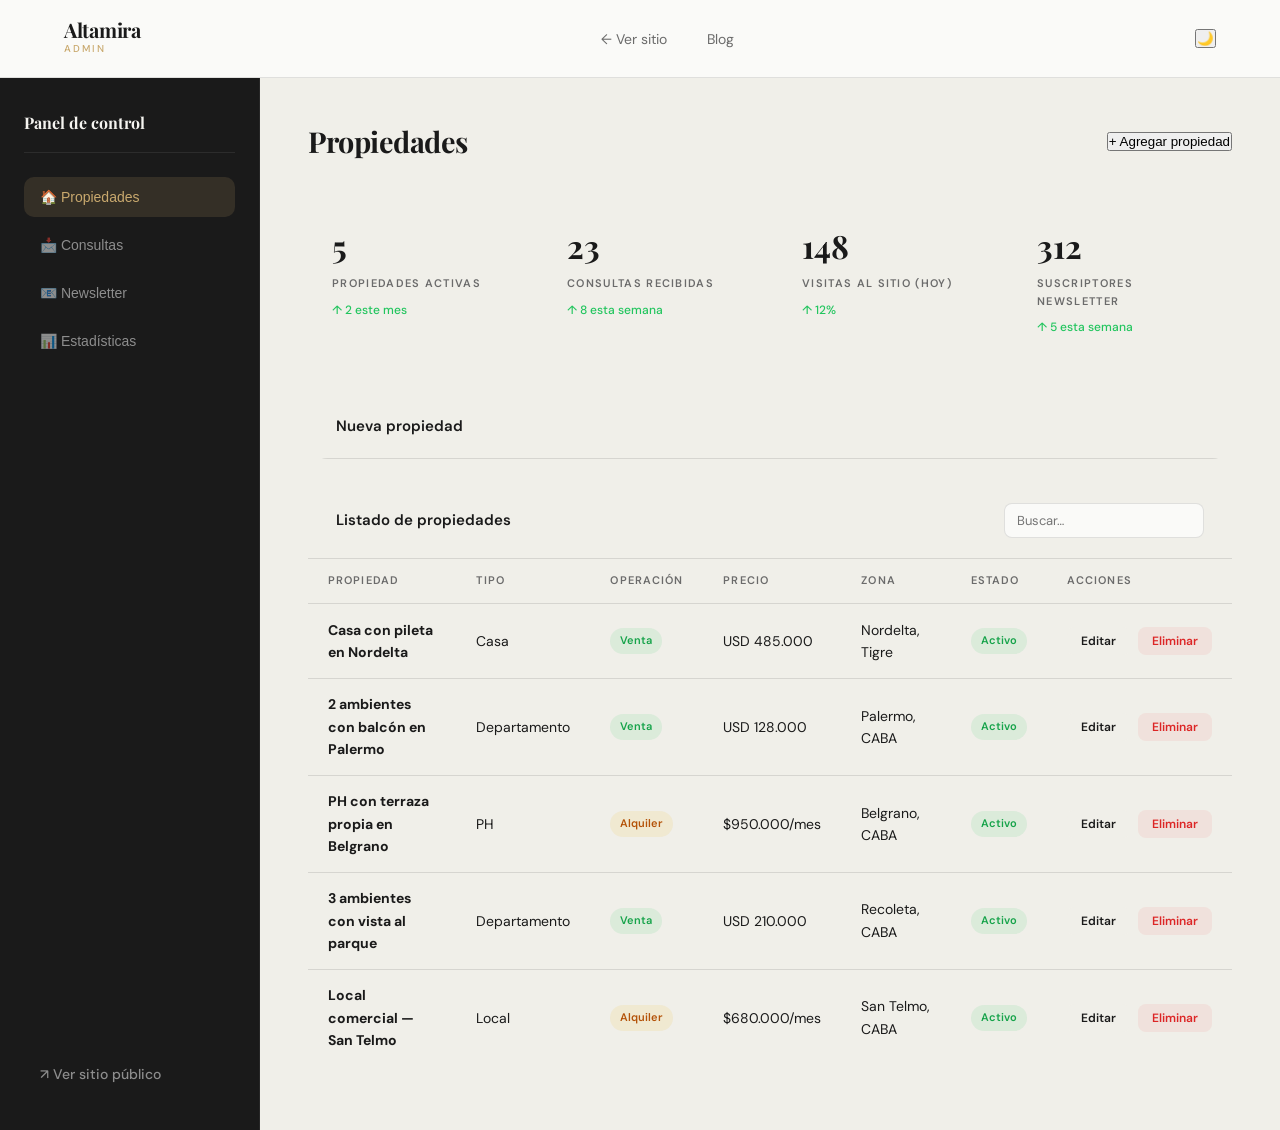
<file: admin.html>
<!DOCTYPE html>
<html lang="es" data-theme="light">
<head>
  <meta charset="UTF-8">
  <meta name="viewport" content="width=device-width, initial-scale=1.0">
  <title>Admin · Altamira Propiedades</title>
  <link rel="preconnect" href="https://fonts.googleapis.com">
  <link rel="preconnect" href="https://fonts.gstatic.com" crossorigin>
  <link href="https://fonts.googleapis.com/css2?family=Playfair+Display:wght@400;700&family=DM+Sans:wght@300;400;500;600&display=swap" rel="stylesheet">
  <link rel="stylesheet" href="inmobiliaria.css">
  <style>
  .admin-layout{display:grid;grid-template-columns:260px 1fr;min-height:calc(100vh - 70px)}
  .admin-sidebar{background:var(--negro);padding:2rem 1.5rem;display:flex;flex-direction:column;gap:.5rem;border-right:1px solid rgba(255,255,255,0.06)}
  .admin-sidebar h2{font-family:'Playfair Display',serif;font-size:1rem;font-weight:700;color:#F5F4F0;margin-bottom:1rem;padding-bottom:1rem;border-bottom:1px solid rgba(255,255,255,0.08)}
  .sidebar-link{display:flex;align-items:center;gap:10px;padding:.75rem 1rem;border-radius:10px;text-decoration:none;color:rgba(255,255,255,0.5);font-size:14px;font-weight:500;transition:background var(--trans),color var(--trans);border:none;background:none;cursor:pointer;width:100%;text-align:left}
  .sidebar-link:hover{background:rgba(255,255,255,0.07);color:#F5F4F0}
  .sidebar-link.activo{background:rgba(201,169,110,0.15);color:var(--dorado)}
  .admin-main{padding:2.5rem 3rem;background:var(--fondo2)}
  .admin-header{display:flex;justify-content:space-between;align-items:center;margin-bottom:2rem;flex-wrap:wrap;gap:1rem}
  .admin-titulo{font-family:'Playfair Display',serif;font-size:1.8rem;font-weight:700;color:var(--negro);letter-spacing:-0.5px}
  .admin-cards-row{display:grid;grid-template-columns:repeat(4,1fr);gap:1rem;margin-bottom:2rem}
  .kpi-card{background:var(--card-bg);border:1px solid var(--card-borde);border-radius:var(--radio-lg);padding:1.5rem;display:flex;flex-direction:column;gap:4px}
  .kpi-val{font-family:'Playfair Display',serif;font-size:2rem;font-weight:700;color:var(--negro)}
  .kpi-lbl{font-size:11px;font-weight:600;letter-spacing:0.12em;text-transform:uppercase;color:var(--gris)}
  .kpi-delta{font-size:12px;color:#22c55e;font-weight:500;margin-top:4px}
  .panel{background:var(--card-bg);border:1px solid var(--card-borde);border-radius:var(--radio-lg);overflow:hidden;margin-bottom:1.5rem}
  .panel-header{padding:1.25rem 1.75rem;border-bottom:1px solid var(--gris-borde);display:flex;justify-content:space-between;align-items:center;flex-wrap:wrap;gap:1rem}
  .panel-titulo{font-size:15px;font-weight:600;color:var(--negro)}
  .table-wrap{overflow-x:auto}
  table{width:100%;border-collapse:collapse}
  th{font-size:11px;font-weight:600;letter-spacing:0.1em;text-transform:uppercase;color:var(--gris);padding:.85rem 1.25rem;text-align:left;background:var(--fondo2);border-bottom:1px solid var(--gris-borde)}
  td{padding:.9rem 1.25rem;font-size:14px;color:var(--negro);border-bottom:1px solid var(--gris-borde);vertical-align:middle}
  tr:last-child td{border-bottom:none}
  tr:hover td{background:var(--fondo2)}
  .estado-badge{display:inline-flex;align-items:center;gap:5px;padding:4px 10px;border-radius:100px;font-size:11px;font-weight:600}
  .estado-badge.activo{background:rgba(34,197,94,0.1);color:#16a34a}
  .estado-badge.pausado{background:rgba(234,179,8,0.1);color:#b45309}
  .estado-badge.vendido{background:rgba(239,68,68,0.1);color:#dc2626}
  .td-actions{display:flex;gap:.5rem}
  .btn-sm{padding:6px 14px;border-radius:8px;font-family:'DM Sans',sans-serif;font-size:12px;font-weight:600;cursor:pointer;border:none;transition:background var(--trans)}
  .btn-edit{background:var(--fondo2);color:var(--negro)}.btn-edit:hover{background:var(--gris-borde)}
  .btn-del{background:rgba(239,68,68,0.08);color:#dc2626}.btn-del:hover{background:rgba(239,68,68,0.18)}
  /* form agregar */
  .add-form{display:none;padding:1.75rem}.add-form.visible{display:block}
  .form-grid{display:grid;grid-template-columns:1fr 1fr;gap:1rem;margin-bottom:1rem}
  .form-grid.tres{grid-template-columns:1fr 1fr 1fr}
  .fg{display:flex;flex-direction:column;gap:6px}
  .fg label{font-size:11px;font-weight:600;letter-spacing:0.14em;text-transform:uppercase;color:var(--gris)}
  .fg input,.fg select,.fg textarea{border:1px solid var(--gris-borde);border-radius:10px;padding:11px 13px;font-family:'DM Sans',sans-serif;font-size:14px;color:var(--negro);background:var(--blanco);outline:none;transition:border-color var(--trans);appearance:none;width:100%}
  .fg input:focus,.fg select:focus,.fg textarea:focus{border-color:var(--dorado)}
  .fg-full{grid-column:1/-1}
  .form-actions{display:flex;gap:.75rem;margin-top:1.25rem}
  .btn-guardar{background:var(--negro);color:var(--blanco);border:none;border-radius:100px;padding:12px 26px;font-family:'DM Sans',sans-serif;font-size:14px;font-weight:600;cursor:pointer;transition:background var(--trans)}
  .btn-guardar:hover{background:var(--dorado);color:#1A1A1A}
  .btn-cancelar{background:transparent;color:var(--gris);border:1px solid var(--gris-borde);border-radius:100px;padding:12px 26px;font-family:'DM Sans',sans-serif;font-size:14px;cursor:pointer;transition:border-color var(--trans)}
  .btn-cancelar:hover{border-color:var(--negro);color:var(--negro)}
  .toast{position:fixed;bottom:2rem;right:2rem;background:var(--negro);color:#F5F4F0;padding:1rem 1.5rem;border-radius:12px;font-size:14px;font-weight:500;z-index:9999;opacity:0;transform:translateY(10px);transition:opacity .3s,transform .3s;pointer-events:none}
  .toast.visible{opacity:1;transform:translateY(0)}
  @media(max-width:900px){.admin-layout{grid-template-columns:1fr}.admin-sidebar{display:none}.admin-cards-row{grid-template-columns:1fr 1fr}.admin-main{padding:1.5rem}}
  @media(max-width:600px){.admin-cards-row{grid-template-columns:1fr}.form-grid,.form-grid.tres{grid-template-columns:1fr}}
  </style>
</head>
<body>
<nav>
  <a href="inmobiliaria.html" class="nav-logo"><span class="nav-logo-name">Altamira</span><span class="nav-logo-tag">Admin</span></a>
  <ul class="nav-links">
    <li><a href="inmobiliaria.html">← Ver sitio</a></li>
    <li><a href="blog.html">Blog</a></li>
  </ul>
  <button class="dark-toggle" id="darkToggle">🌙</button>
</nav>

<div class="admin-layout">
  <aside class="admin-sidebar">
    <h2>Panel de control</h2>
    <button class="sidebar-link activo" data-panel="propiedades" onclick="mostrarPanel('propiedades')">🏠 Propiedades</button>
    <button class="sidebar-link" data-panel="consultas" onclick="mostrarPanel('consultas')">📩 Consultas</button>
    <button class="sidebar-link" data-panel="newsletter" onclick="mostrarPanel('newsletter')">📧 Newsletter</button>
    <button class="sidebar-link" data-panel="estadisticas" onclick="mostrarPanel('estadisticas')">📊 Estadísticas</button>
    <div style="flex:1"></div>
    <a href="inmobiliaria.html" class="sidebar-link" style="margin-top:auto">↗ Ver sitio público</a>
  </aside>

  <main class="admin-main">
    <!-- KPIs -->
    <div class="admin-header">
      <h1 class="admin-titulo" id="adminTitulo">Propiedades</h1>
      <button class="btn-dark" onclick="toggleAddForm()" id="btnAgregar">+ Agregar propiedad</button>
    </div>

    <div class="admin-cards-row">
      <div class="kpi-card"><span class="kpi-val">5</span><span class="kpi-lbl">Propiedades activas</span><span class="kpi-delta">↑ 2 este mes</span></div>
      <div class="kpi-card"><span class="kpi-val">23</span><span class="kpi-lbl">Consultas recibidas</span><span class="kpi-delta">↑ 8 esta semana</span></div>
      <div class="kpi-card"><span class="kpi-val">148</span><span class="kpi-lbl">Visitas al sitio (hoy)</span><span class="kpi-delta">↑ 12%</span></div>
      <div class="kpi-card"><span class="kpi-val">312</span><span class="kpi-lbl">Suscriptores newsletter</span><span class="kpi-delta">↑ 5 esta semana</span></div>
    </div>

    <!-- PANEL PROPIEDADES -->
    <div id="panel-propiedades">
      <!-- FORM AGREGAR -->
      <div class="panel" id="addFormWrap">
        <div class="panel-header">
          <p class="panel-titulo" id="formTitulo">Nueva propiedad</p>
        </div>
        <div class="add-form" id="addForm">
          <div class="form-grid">
            <div class="fg"><label>Título</label><input type="text" id="fp-titulo" placeholder="Ej: Casa con pileta en Nordelta"></div>
            <div class="fg"><label>Tipo</label><select id="fp-tipo"><option>Departamento</option><option>Casa</option><option>PH</option><option>Local comercial</option><option>Terreno</option></select></div>
          </div>
          <div class="form-grid tres">
            <div class="fg"><label>Operación</label><select id="fp-op"><option value="venta">Venta</option><option value="alquiler">Alquiler</option></select></div>
            <div class="fg"><label>Precio</label><input type="text" id="fp-precio" placeholder="USD 150.000 o $900.000/mes"></div>
            <div class="fg"><label>Zona / Barrio</label><input type="text" id="fp-zona" placeholder="Palermo, CABA"></div>
          </div>
          <div class="form-grid tres">
            <div class="fg"><label>Dormitorios</label><input type="number" id="fp-dorm" min="0" placeholder="2"></div>
            <div class="fg"><label>Baños</label><input type="number" id="fp-ban" min="0" placeholder="1"></div>
            <div class="fg"><label>Superficie (m²)</label><input type="number" id="fp-sup" min="0" placeholder="80"></div>
          </div>
          <div class="form-grid">
            <div class="fg"><label>URL foto principal</label><input type="url" id="fp-foto" placeholder="https://…"></div>
            <div class="fg"><label>Estado</label><select id="fp-estado"><option value="activo">Activo</option><option value="pausado">Pausado</option></select></div>
          </div>
          <div class="form-grid" style="grid-template-columns:1fr">
            <div class="fg fg-full"><label>Descripción</label><textarea id="fp-desc" rows="3" placeholder="Descripción detallada de la propiedad…"></textarea></div>
          </div>
          <div class="fg" style="margin-bottom:1rem"><label>Amenities (separados por coma)</label><input type="text" id="fp-amenities" placeholder="Pileta, Cochera, Quincho, Seguridad 24hs"></div>
          <div class="form-actions">
            <button class="btn-guardar" onclick="guardarPropiedad()">Guardar propiedad</button>
            <button class="btn-cancelar" onclick="toggleAddForm()">Cancelar</button>
          </div>
        </div>
      </div>

      <!-- TABLA -->
      <div class="panel">
        <div class="panel-header">
          <p class="panel-titulo">Listado de propiedades</p>
          <input type="text" placeholder="Buscar…" oninput="filtrarTabla(this.value)" style="border:1px solid var(--gris-borde);border-radius:8px;padding:8px 12px;font-family:'DM Sans',sans-serif;font-size:13px;color:var(--negro);background:var(--blanco);outline:none;width:200px;transition:border-color var(--trans)" onfocus="this.style.borderColor='var(--dorado)'" onblur="this.style.borderColor='var(--gris-borde)'">
        </div>
        <div class="table-wrap">
          <table id="propTable">
            <thead><tr><th>Propiedad</th><th>Tipo</th><th>Operación</th><th>Precio</th><th>Zona</th><th>Estado</th><th>Acciones</th></tr></thead>
            <tbody id="propTableBody"></tbody>
          </table>
        </div>
      </div>
    </div>

    <!-- PANEL CONSULTAS -->
    <div id="panel-consultas" style="display:none">
      <div class="panel">
        <div class="panel-header"><p class="panel-titulo">Consultas recibidas</p></div>
        <div class="table-wrap">
          <table>
            <thead><tr><th>Nombre</th><th>Propiedad</th><th>Teléfono</th><th>Fecha</th><th>Canal</th><th>Acciones</th></tr></thead>
            <tbody>
              <tr><td><strong>Martín Gómez</strong></td><td>Casa en Nordelta</td><td>+54 11 5555-1234</td><td>Hoy 14:22</td><td><span class="estado-badge activo">WhatsApp</span></td><td><div class="td-actions"><button class="btn-sm btn-edit" onclick="toast('Responder en WhatsApp…')">Responder</button></div></td></tr>
              <tr><td><strong>Laura Fernández</strong></td><td>Depto Palermo</td><td>+54 11 4444-5678</td><td>Hoy 11:05</td><td><span class="estado-badge activo">Email</span></td><td><div class="td-actions"><button class="btn-sm btn-edit" onclick="toast('Abriendo email…')">Responder</button></div></td></tr>
              <tr><td><strong>Ricardo Vidal</strong></td><td>PH Belgrano</td><td>+54 11 3333-9012</td><td>Ayer 18:40</td><td><span class="estado-badge activo">WhatsApp</span></td><td><div class="td-actions"><button class="btn-sm btn-edit" onclick="toast('Responder en WhatsApp…')">Responder</button></div></td></tr>
              <tr><td><strong>Sofía Morales</strong></td><td>Local San Telmo</td><td>+54 11 2222-3456</td><td>Ayer 09:15</td><td><span class="estado-badge pausado">Formulario</span></td><td><div class="td-actions"><button class="btn-sm btn-edit">Responder</button></div></td></tr>
            </tbody>
          </table>
        </div>
      </div>
    </div>

    <!-- PANEL NEWSLETTER -->
    <div id="panel-newsletter" style="display:none">
      <div class="panel">
        <div class="panel-header"><p class="panel-titulo">Suscriptores</p><button class="btn-sm btn-edit" onclick="toast('Exportando CSV…')">Exportar CSV</button></div>
        <div class="table-wrap">
          <table>
            <thead><tr><th>Email</th><th>Fecha de suscripción</th><th>Estado</th></tr></thead>
            <tbody>
              <tr><td>valeria.moreno@gmail.com</td><td>15/06/2025</td><td><span class="estado-badge activo">Activo</span></td></tr>
              <tr><td>martin.fernandez@outlook.com</td><td>12/06/2025</td><td><span class="estado-badge activo">Activo</span></td></tr>
              <tr><td>carolina.vidal@yahoo.com</td><td>08/06/2025</td><td><span class="estado-badge activo">Activo</span></td></tr>
              <tr><td>ricardo.gomez@gmail.com</td><td>01/06/2025</td><td><span class="estado-badge pausado">Dado de baja</span></td></tr>
            </tbody>
          </table>
        </div>
      </div>
    </div>

    <!-- PANEL ESTADÍSTICAS -->
    <div id="panel-estadisticas" style="display:none">
      <div class="panel" style="padding:2rem">
        <p class="panel-titulo" style="margin-bottom:1.5rem">Visitas por propiedad (últimos 30 días)</p>
        <div style="display:flex;flex-direction:column;gap:.75rem" id="statsChart"></div>
      </div>
    </div>
  </main>
</div>

<div class="toast" id="toast"></div>

<script>
/* dark mode */
(()=>{const t=document.getElementById('darkToggle');const apply=d=>{document.documentElement.setAttribute('data-theme',d?'dark':'light');t.textContent=d?'☀️':'🌙';try{localStorage.setItem('theme',d?'dark':'light');}catch(e){}};try{apply(localStorage.getItem('theme')==='dark');}catch(e){apply(false);}t.addEventListener('click',()=>apply(document.documentElement.getAttribute('data-theme')!=='dark'));})();

/* data */
let props=[
  {id:1,titulo:'Casa con pileta en Nordelta',tipo:'Casa',op:'venta',precio:'USD 485.000',zona:'Nordelta, Tigre',estado:'activo'},
  {id:2,titulo:'2 ambientes con balcón en Palermo',tipo:'Departamento',op:'venta',precio:'USD 128.000',zona:'Palermo, CABA',estado:'activo'},
  {id:3,titulo:'PH con terraza propia en Belgrano',tipo:'PH',op:'alquiler',precio:'$950.000/mes',zona:'Belgrano, CABA',estado:'activo'},
  {id:4,titulo:'3 ambientes con vista al parque',tipo:'Departamento',op:'venta',precio:'USD 210.000',zona:'Recoleta, CABA',estado:'activo'},
  {id:5,titulo:'Local comercial — San Telmo',tipo:'Local',op:'alquiler',precio:'$680.000/mes',zona:'San Telmo, CABA',estado:'activo'},
];
let nextId=6, formMode='add', editId=null;

function renderTable(data) {
  const tbody=document.getElementById('propTableBody');
  tbody.innerHTML=data.map(p=>`
    <tr data-id="${p.id}">
      <td><strong>${p.titulo}</strong></td>
      <td>${p.tipo}</td>
      <td><span class="estado-badge ${p.op==='venta'?'activo':'pausado'}">${p.op==='venta'?'Venta':'Alquiler'}</span></td>
      <td>${p.precio}</td>
      <td>${p.zona}</td>
      <td><span class="estado-badge ${p.estado}">${p.estado==='activo'?'Activo':p.estado==='pausado'?'Pausado':'Vendido'}</span></td>
      <td><div class="td-actions">
        <button class="btn-sm btn-edit" onclick="editarProp(${p.id})">Editar</button>
        <button class="btn-sm btn-del" onclick="eliminarProp(${p.id})">Eliminar</button>
      </div></td>
    </tr>`).join('');
}

function filtrarTabla(q){const r=q.toLowerCase();renderTable(props.filter(p=>p.titulo.toLowerCase().includes(r)||p.zona.toLowerCase().includes(r)));}

function toggleAddForm(){
  const f=document.getElementById('addForm');
  const visible=f.classList.toggle('visible');
  document.getElementById('btnAgregar').textContent=visible?'✕ Cerrar':'+ Agregar propiedad';
  if(!visible){resetForm();}
}

function resetForm(){
  ['fp-titulo','fp-precio','fp-zona','fp-foto','fp-desc','fp-amenities','fp-dorm','fp-ban','fp-sup'].forEach(id=>document.getElementById(id).value='');
  formMode='add'; editId=null;
  document.getElementById('formTitulo').textContent='Nueva propiedad';
  document.getElementById('fp-estado').value='activo';
}

function guardarPropiedad(){
  const titulo=document.getElementById('fp-titulo').value.trim();
  if(!titulo){alert('El título es obligatorio.');return;}
  if(formMode==='add'){
    props.push({id:nextId++,titulo,tipo:document.getElementById('fp-tipo').value,op:document.getElementById('fp-op').value,precio:document.getElementById('fp-precio').value||'—',zona:document.getElementById('fp-zona').value||'—',estado:document.getElementById('fp-estado').value});
    toast('✅ Propiedad agregada correctamente');
  } else {
    const idx=props.findIndex(p=>p.id===editId);
    if(idx>-1){props[idx]={...props[idx],titulo,tipo:document.getElementById('fp-tipo').value,op:document.getElementById('fp-op').value,precio:document.getElementById('fp-precio').value,zona:document.getElementById('fp-zona').value,estado:document.getElementById('fp-estado').value};}
    toast('✅ Propiedad actualizada');
  }
  renderTable(props); toggleAddForm();
}

function editarProp(id){
  const p=props.find(x=>x.id===id); if(!p) return;
  formMode='edit'; editId=id;
  document.getElementById('fp-titulo').value=p.titulo;
  document.getElementById('fp-tipo').value=p.tipo;
  document.getElementById('fp-op').value=p.op;
  document.getElementById('fp-precio').value=p.precio;
  document.getElementById('fp-zona').value=p.zona;
  document.getElementById('fp-estado').value=p.estado;
  document.getElementById('formTitulo').textContent='Editar propiedad';
  const f=document.getElementById('addForm');
  if(!f.classList.contains('visible')) toggleAddForm();
  f.scrollIntoView({behavior:'smooth',block:'start'});
}

function eliminarProp(id){
  if(!confirm('¿Eliminar esta propiedad?')) return;
  props=props.filter(p=>p.id!==id); renderTable(props);
  toast('🗑 Propiedad eliminada');
}

function mostrarPanel(panel){
  ['propiedades','consultas','newsletter','estadisticas'].forEach(p=>{const el=document.getElementById('panel-'+p);if(el)el.style.display=p===panel?'block':'none';});
  document.querySelectorAll('.sidebar-link[data-panel]').forEach(l=>l.classList.remove('activo'));
  const activeLink=document.querySelector(`.sidebar-link[data-panel="${panel}"]`);
  if(activeLink) activeLink.classList.add('activo');
  const titles={propiedades:'Propiedades',consultas:'Consultas recibidas',newsletter:'Newsletter',estadisticas:'Estadísticas'};
  document.getElementById('adminTitulo').textContent=titles[panel]||'';
  document.getElementById('btnAgregar').style.display=panel==='propiedades'?'':'none';
  if(panel==='estadisticas') renderStats();
}

function renderStats(){
  const data=[{n:'Casa en Nordelta',v:412},{n:'Depto Palermo',v:287},{n:'PH Belgrano',v:198},{n:'Depto Recoleta',v:176},{n:'Local San Telmo',v:143}];
  const max=data[0].v;
  document.getElementById('statsChart').innerHTML=data.map(d=>`
    <div style="display:flex;align-items:center;gap:1rem">
      <span style="font-size:13px;color:var(--gris);min-width:200px">${d.n}</span>
      <div style="flex:1;height:28px;background:var(--fondo2);border-radius:6px;overflow:hidden">
        <div style="height:100%;width:${(d.v/max*100).toFixed(0)}%;background:var(--dorado);border-radius:6px;transition:width .8s ease"></div>
      </div>
      <span style="font-size:13px;font-weight:600;color:var(--negro);min-width:40px;text-align:right">${d.v}</span>
    </div>`).join('');
}

function toast(msg){const t=document.getElementById('toast');t.textContent=msg;t.classList.add('visible');setTimeout(()=>t.classList.remove('visible'),3000);}

renderTable(props);
</script>
</body>
</html>
</file>
<file: inmobiliaria.css>
@import url('https://fonts.googleapis.com/css2?family=Playfair+Display:ital,wght@0,400;0,600;0,700;1,400;1,700&family=DM+Sans:wght@300;400;500;600&display=swap');

*,*::before,*::after{margin:0;padding:0;box-sizing:border-box}
html{scroll-behavior:smooth;font-size:16px}

:root{
  --blanco:#FAFAF8;--fondo2:#F0EFE9;--negro:#1A1A1A;
  --dorado:#C9A96E;--dorado-claro:#E8D5B0;--gris:#6B6B6B;
  --gris-borde:rgba(26,26,26,0.12);--radio:12px;--radio-lg:20px;
  --sombra-hover:0 24px 64px rgba(0,0,0,0.13);--trans:0.25s ease;
}

/* El sitio es 100% claro (textos oscuros sobre fondos claros). Sin esto,
   cuando el celu/PC del usuario está en modo oscuro, el navegador le pinta
   fondo oscuro nativo a selects/inputs pero el texto sigue siendo negro
   (definido más abajo) → texto negro sobre fondo negro, ilegible.
   color-scheme:light le avisa al navegador "no toques los controles". */
html{color-scheme:light}

body{font-family:'DM Sans',sans-serif;background:var(--blanco);color:var(--negro);line-height:1.6;overflow-x:hidden}

/* ── NAV ── */
nav{position:sticky;top:0;z-index:200;display:flex;justify-content:space-between;align-items:center;padding:1.25rem 4rem;background:rgba(250,250,248,0.96);backdrop-filter:blur(16px);border-bottom:1px solid var(--gris-borde)}
.nav-right{display:flex;align-items:center;gap:1.75rem}
.nav-logo{display:flex;flex-direction:column;text-decoration:none;gap:1px}
.nav-logo-name{font-family:'Playfair Display',serif;font-size:1.25rem;font-weight:700;color:var(--negro);letter-spacing:-0.3px;line-height:1}
.nav-logo-tag{font-size:10px;font-weight:500;letter-spacing:0.2em;text-transform:uppercase;color:var(--dorado)}
.nav-links{list-style:none;display:flex;gap:2.5rem;align-items:center}
.nav-links a{font-size:14px;color:var(--gris);text-decoration:none;transition:color var(--trans)}
.nav-links a:hover{color:var(--negro)}
.nav-links a.activo{color:var(--negro);font-weight:500}
.nav-cta{display:inline-flex;align-items:center;gap:8px;background:var(--negro);color:var(--blanco)!important;font-size:13px!important;font-weight:500!important;padding:10px 22px;border-radius:100px;transition:background var(--trans),transform var(--trans)!important}
.nav-cta:hover{background:var(--dorado)!important;color:var(--negro)!important;transform:translateY(-1px)}

.nav-guardadas-btn{position:relative;display:inline-flex;align-items:center;justify-content:center;width:38px;height:38px;border-radius:50%;border:1px solid var(--gris-borde);background:none;color:var(--negro);cursor:pointer;transition:var(--trans);flex-shrink:0}
.nav-guardadas-btn:hover{border-color:var(--dorado);color:var(--dorado)}
.nav-guardadas-count{position:absolute;top:-5px;right:-5px;min-width:17px;height:17px;padding:0 4px;border-radius:999px;background:var(--dorado);color:var(--negro);font-size:10px;font-weight:700;display:flex;align-items:center;justify-content:center;line-height:1;border:2px solid var(--blanco)}

/* hamburguesa */
.nav-ham{display:none;flex-direction:column;gap:5px;background:none;border:none;cursor:pointer;padding:6px;z-index:300}
.nav-ham span{display:block;width:22px;height:2px;background:var(--negro);border-radius:2px;transition:transform 0.3s,opacity 0.3s}
.nav-ham.abierto span:nth-child(1){transform:translateY(7px) rotate(45deg)}
.nav-ham.abierto span:nth-child(2){opacity:0}
.nav-ham.abierto span:nth-child(3){transform:translateY(-7px) rotate(-45deg)}

.nav-mobile-overlay{display:none;position:fixed;inset:0;background:rgba(250,250,248,0.98);backdrop-filter:blur(20px);z-index:250;flex-direction:column;align-items:center;justify-content:center;gap:2.5rem}
.nav-mobile-overlay.abierto{display:flex}
.nav-mobile-overlay a{font-family:'Playfair Display',serif;font-size:2rem;font-weight:700;color:var(--negro);text-decoration:none;transition:color var(--trans)}
.nav-mobile-overlay a:hover{color:var(--dorado)}
.nav-mobile-cta{background:var(--negro)!important;color:var(--blanco)!important;padding:14px 36px;border-radius:100px;font-family:'DM Sans',sans-serif!important;font-size:1rem!important;font-weight:600!important}

/* ── HERO ── */
.hero{min-height:92vh;display:flex;flex-direction:column;justify-content:flex-end;padding:0 4rem 5rem;position:relative;overflow:hidden;background:var(--negro)}
.hero-bg-track{position:absolute;inset:0;z-index:0}
.hero-bg{position:absolute;inset:0;background-size:cover;background-position:center;opacity:0;transition:opacity 1.6s ease}
.hero-bg.activa{opacity:1}
.hero-overlay{position:absolute;inset:0;background:linear-gradient(to bottom,rgba(26,26,26,0.3) 0%,rgba(26,26,26,0.72) 65%,rgba(26,26,26,0.96) 100%);z-index:1;pointer-events:none}
.hero-eyebrow{position:relative;z-index:2;display:inline-flex;align-items:center;gap:10px;font-size:11px;font-weight:600;letter-spacing:0.2em;text-transform:uppercase;color:var(--dorado);margin-bottom:1.5rem}
.hero-eyebrow::before{content:'';display:block;width:32px;height:1px;background:var(--dorado)}
.hero h1{position:relative;z-index:2;font-family:'Playfair Display',serif;font-size:clamp(3rem,6.5vw,6.5rem);font-weight:700;line-height:1;letter-spacing:-2px;color:var(--blanco);max-width:800px;margin-bottom:1.5rem}
.hero h1 em{font-style:italic;color:var(--dorado-claro)}
.hero-sub{position:relative;z-index:2;font-size:16px;font-weight:300;color:rgba(250,250,248,0.65);max-width:420px;line-height:1.8;margin-bottom:3.5rem}

/* buscador */
.hero-search{position:relative;z-index:2;display:flex;background:var(--blanco);border-radius:var(--radio-lg);overflow:hidden;max-width:820px;box-shadow:0 24px 64px rgba(0,0,0,0.35)}
.search-group{display:flex;flex-direction:column;padding:1rem 1.5rem;flex:1;border-right:1px solid var(--gris-borde);min-width:0}
.search-label{font-size:10px;font-weight:600;letter-spacing:0.18em;text-transform:uppercase;color:var(--gris);margin-bottom:4px}
.search-group select,.search-group input{border:none;outline:none;background:transparent;font-family:'DM Sans',sans-serif;font-size:14px;font-weight:500;color:var(--negro);width:100%;appearance:none;-webkit-appearance:none}
.hero-search-btn{display:flex;align-items:center;gap:10px;background:var(--dorado);color:var(--negro);border:none;padding:0 2rem;font-family:'DM Sans',sans-serif;font-size:14px;font-weight:600;cursor:pointer;white-space:nowrap;transition:background var(--trans);flex-shrink:0}
.hero-search-btn:hover{background:#b8934a}

/* stats */
.stats-bar{background:var(--fondo2);border-bottom:1px solid var(--gris-borde);padding:1.5rem 4rem;display:flex;gap:4rem;align-items:center;overflow-x:auto}
.stat-item{display:flex;flex-direction:column;gap:2px;flex-shrink:0}
.stat-num{font-family:'Playfair Display',serif;font-size:1.6rem;font-weight:700;color:var(--negro);line-height:1}
.stat-label{font-size:11px;font-weight:500;letter-spacing:0.1em;text-transform:uppercase;color:var(--gris)}
.stat-sep{width:1px;height:36px;background:var(--gris-borde);flex-shrink:0}

/* filtros */
.filtros-bar{background:#fff;border-bottom:1px solid var(--gris-borde);padding:1rem 4rem;display:flex;gap:0.75rem;align-items:center;flex-wrap:wrap}
.filtro-btn{display:inline-flex;align-items:center;gap:6px;padding:8px 18px;border-radius:100px;border:1px solid var(--gris-borde);background:transparent;font-family:'DM Sans',sans-serif;font-size:13px;font-weight:500;color:var(--gris);cursor:pointer;transition:all var(--trans);white-space:nowrap}
.filtro-btn:hover{border-color:var(--negro);color:var(--negro)}
.filtro-btn.activo{background:var(--negro);color:var(--blanco);border-color:var(--negro)}
.filtro-sep{width:1px;height:24px;background:var(--gris-borde);margin:0 .25rem}
.filtros-derecha{margin-left:auto;display:flex;align-items:center;gap:1rem;flex-wrap:wrap}
.filtros-resultado{font-size:12px;color:var(--gris);white-space:nowrap}
.ordenar-select{border:1px solid var(--gris-borde);border-radius:100px;padding:7px 14px;font-family:'DM Sans',sans-serif;font-size:12px;font-weight:500;color:var(--negro);background:transparent;cursor:pointer;outline:none;appearance:none;-webkit-appearance:none;transition:border-color var(--trans)}
.ordenar-select:focus{border-color:var(--dorado)}

/* secciones */
.section{padding:6rem 4rem;scroll-margin-top:70px}
.section-eyebrow{display:inline-flex;align-items:center;gap:10px;font-size:11px;font-weight:600;letter-spacing:0.18em;text-transform:uppercase;color:var(--dorado);margin-bottom:1rem}
.section-eyebrow::before{content:'';width:20px;height:1px;background:var(--dorado);display:block}
.section-title{font-family:'Playfair Display',serif;font-size:clamp(2rem,3.5vw,3rem);font-weight:700;letter-spacing:-1px;line-height:1.1;color:var(--negro);max-width:560px}
.section-header{display:flex;justify-content:space-between;align-items:flex-end;margin-bottom:3rem;gap:2rem;flex-wrap:wrap}
.ver-todos{font-size:13px;font-weight:500;color:var(--negro);text-decoration:none;display:inline-flex;align-items:center;gap:6px;border-bottom:1px solid var(--negro);padding-bottom:2px;transition:color var(--trans),border-color var(--trans);white-space:nowrap}
.ver-todos:hover{color:var(--dorado);border-color:var(--dorado)}

/* ── CARDS ── */
.props-grid{display:grid;grid-template-columns:repeat(3,1fr);gap:1.5rem}

/* skeleton */
.prop-skeleton{border-radius:var(--radio-lg);overflow:hidden;background:#fff;border:1px solid var(--gris-borde)}
.skeleton-img{aspect-ratio:4/3;background:linear-gradient(90deg,#f0efe9 25%,#e5e3dc 50%,#f0efe9 75%);background-size:200% 100%;animation:shimmer 1.4s infinite}
.skeleton-body{padding:1.4rem 1.5rem;display:flex;flex-direction:column;gap:10px}
.skeleton-line{height:14px;border-radius:6px;background:linear-gradient(90deg,#f0efe9 25%,#e5e3dc 50%,#f0efe9 75%);background-size:200% 100%;animation:shimmer 1.4s infinite}
.skeleton-line.w60{width:60%}.skeleton-line.w80{width:80%}.skeleton-line.w40{width:40%}
@keyframes shimmer{0%{background-position:200% 0}100%{background-position:-200% 0}}

.prop-card{background:#fff;border:1px solid var(--gris-borde);border-radius:var(--radio-lg);overflow:hidden;display:flex;flex-direction:column;transition:transform var(--trans),box-shadow var(--trans);cursor:pointer;position:relative}
.prop-card:hover{transform:translateY(-6px);box-shadow:var(--sombra-hover)}

/* badge nuevo/reducido */
.prop-badge-extra{position:absolute;top:14px;left:14px;z-index:2;display:flex;flex-direction:column;gap:5px}
.badge-extra{font-size:10px;font-weight:700;letter-spacing:0.1em;text-transform:uppercase;padding:4px 10px;border-radius:100px}
.badge-extra.nuevo{background:#22c55e;color:#fff}
.badge-extra.reducido{background:#ef4444;color:#fff}
.badge-extra.op{background:var(--dorado);color:var(--negro)}
.badge-extra.op.alq{background:var(--negro);color:var(--blanco)}

.prop-img{position:relative;overflow:hidden;background:var(--fondo2)}
.prop-img img{width:100%;aspect-ratio:4/3;object-fit:cover;display:block;transition:transform 0.4s ease}
.prop-card:hover .prop-img img{transform:scale(1.04)}
.prop-img-count{position:absolute;bottom:12px;right:12px;background:rgba(26,26,26,0.7);backdrop-filter:blur(6px);color:#fff;font-size:11px;font-weight:600;padding:4px 10px;border-radius:100px;display:flex;align-items:center;gap:5px}
.prop-fav{position:absolute;top:14px;right:14px;width:34px;height:34px;background:rgba(250,250,248,0.92);backdrop-filter:blur(8px);border-radius:50%;border:none;display:flex;align-items:center;justify-content:center;font-size:15px;cursor:pointer;transition:transform var(--trans);z-index:2}
.prop-fav:hover{transform:scale(1.15)}

.prop-body{padding:1.4rem 1.5rem;flex:1;display:flex;flex-direction:column}
.prop-tipo{font-size:11px;font-weight:600;letter-spacing:0.12em;text-transform:uppercase;color:var(--gris);margin-bottom:4px}
.prop-precio{font-family:'Playfair Display',serif;font-size:1.5rem;font-weight:700;color:var(--negro);margin-bottom:4px}
.prop-nombre{font-size:15px;font-weight:500;margin-bottom:4px}
.prop-zona{font-size:13px;color:var(--gris);display:flex;align-items:center;gap:5px;margin-bottom:1.25rem}
.prop-atributos{display:flex;gap:1rem;flex-wrap:wrap;border-top:1px solid var(--gris-borde);padding-top:1rem;margin-top:auto}
.prop-attr{display:flex;align-items:center;gap:5px;font-size:12px;font-weight:500;color:var(--gris)}
.prop-ver-btn{display:inline-flex;align-items:center;justify-content:center;gap:6px;margin-top:1rem;padding:9px 18px;border-radius:100px;border:1px solid var(--gris-borde);background:transparent;font-family:'DM Sans',sans-serif;font-size:13px;font-weight:500;color:var(--negro);cursor:pointer;width:100%;transition:background var(--trans),border-color var(--trans),color var(--trans)}
.prop-ver-btn:hover{background:var(--negro);color:var(--blanco);border-color:var(--negro)}

/* card grande */
.prop-card.grande{grid-column:span 2;flex-direction:row}
.prop-card.grande .prop-img{width:55%;flex-shrink:0;border-radius:0}
.prop-card.grande .prop-img img{aspect-ratio:auto;height:100%}
.prop-card.grande .prop-body{padding:2rem;justify-content:center}
.prop-card.grande .prop-precio{font-size:2rem}
.prop-card.grande .prop-nombre{font-size:17px}

.props-empty{grid-column:1/-1;text-align:center;padding:4rem 2rem;display:none}
.props-empty.visible{display:block}
.props-empty p{font-size:15px;color:var(--gris);margin-top:.5rem}

/* ── MODAL OVERLAY ── */
.modal-overlay{position:fixed;inset:0;background:rgba(10,10,10,0.85);z-index:1000;display:flex;align-items:center;justify-content:center;padding:1.5rem;opacity:0;pointer-events:none;transition:opacity 0.3s ease;backdrop-filter:blur(6px)}
.modal-overlay.abierto{opacity:1;pointer-events:all}

.modal-box{background:var(--blanco);border-radius:24px;width:100%;max-width:1060px;max-height:90vh;display:flex;flex-direction:column;overflow:hidden;transform:translateY(22px) scale(0.98);transition:transform 0.32s ease;box-shadow:0 40px 100px rgba(0,0,0,0.4)}
.modal-overlay.abierto .modal-box{transform:translateY(0) scale(1)}

/* galería */
.modal-galeria{position:relative;background:var(--negro);flex-shrink:0;overflow:hidden;height:420px}
.modal-galeria-track{display:flex;height:100%;transition:transform 0.4s cubic-bezier(0.4,0,0.2,1)}
.modal-galeria-track img{min-width:100%;height:100%;object-fit:cover;flex-shrink:0;cursor:zoom-in}
.modal-galeria-btn{position:absolute;top:50%;transform:translateY(-50%);width:44px;height:44px;border-radius:50%;background:rgba(250,250,248,0.9);backdrop-filter:blur(8px);border:none;cursor:pointer;font-size:18px;display:flex;align-items:center;justify-content:center;transition:background var(--trans),transform var(--trans);z-index:2}
.modal-galeria-btn:hover{background:#fff;transform:translateY(-50%) scale(1.07)}
.modal-galeria-btn.prev{left:14px}.modal-galeria-btn.next{right:14px}
.modal-galeria-counter{position:absolute;bottom:56px;right:14px;background:rgba(26,26,26,0.65);backdrop-filter:blur(6px);color:#fff;font-size:12px;font-weight:600;padding:5px 12px;border-radius:100px}
.modal-miniaturas{position:absolute;bottom:14px;left:50%;transform:translateX(-50%);display:flex;gap:6px;z-index:2;max-width:90%;overflow-x:auto}
.modal-miniatura{width:52px;height:38px;border-radius:6px;overflow:hidden;border:2px solid transparent;cursor:pointer;flex-shrink:0;transition:border-color var(--trans),opacity var(--trans);opacity:0.55;background:none;padding:0}
.modal-miniatura img{width:100%;height:100%;object-fit:cover;display:block}
.modal-miniatura.activa{border-color:var(--dorado);opacity:1}

/* fullscreen */
.fullscreen-overlay{position:fixed;inset:0;background:#000;z-index:2000;display:flex;align-items:center;justify-content:center;opacity:0;pointer-events:none;transition:opacity 0.25s}
.fullscreen-overlay.abierto{opacity:1;pointer-events:all}
.fullscreen-overlay img{max-width:95vw;max-height:95vh;object-fit:contain;border-radius:8px}
.fullscreen-close{position:absolute;top:20px;right:20px;width:42px;height:42px;border-radius:50%;background:rgba(255,255,255,0.15);border:none;color:#fff;font-size:20px;cursor:pointer;display:flex;align-items:center;justify-content:center;transition:background var(--trans)}
.fullscreen-close:hover{background:rgba(255,255,255,0.25)}
.fullscreen-btn{position:absolute;top:50%;transform:translateY(-50%);width:48px;height:48px;border-radius:50%;background:rgba(255,255,255,0.12);border:none;color:#fff;font-size:22px;cursor:pointer;display:flex;align-items:center;justify-content:center;transition:background var(--trans)}
.fullscreen-btn:hover{background:rgba(255,255,255,0.2)}
.fullscreen-btn.prev{left:20px}.fullscreen-btn.next{right:20px}
.fullscreen-counter{position:absolute;bottom:20px;left:50%;transform:translateX(-50%);color:rgba(255,255,255,0.6);font-size:13px;font-weight:500}

/* modal contenido */
.modal-contenido{display:grid;grid-template-columns:1fr 240px;gap:2rem;padding:2rem 2.5rem;overflow-y:auto;flex:1}
.modal-badge-tipo{display:inline-flex;align-items:center;gap:6px;font-size:10px;font-weight:700;letter-spacing:0.15em;text-transform:uppercase;color:var(--dorado);margin-bottom:.6rem}
.modal-titulo{font-family:'Playfair Display',serif;font-size:1.6rem;font-weight:700;letter-spacing:-0.5px;line-height:1.15;margin-bottom:.4rem}
.modal-ubicacion{font-size:14px;color:var(--gris);display:flex;align-items:center;gap:5px;margin-bottom:1.5rem}
.modal-atributos-row{display:flex;gap:1.5rem;flex-wrap:wrap;padding:1rem 0;border-top:1px solid var(--gris-borde);border-bottom:1px solid var(--gris-borde);margin-bottom:1.5rem}
.modal-attr{display:flex;flex-direction:column;gap:2px;align-items:center;min-width:60px;text-align:center}
.modal-attr-icon{font-size:20px}
.modal-attr-val{font-size:14px;font-weight:600;color:var(--negro)}
.modal-attr-lbl{font-size:10px;font-weight:500;letter-spacing:0.1em;text-transform:uppercase;color:var(--gris)}
.modal-desc-titulo{font-size:12px;font-weight:600;letter-spacing:0.12em;text-transform:uppercase;color:var(--gris);margin-bottom:.6rem}
.modal-desc{font-size:14px;color:#444;line-height:1.75;margin-bottom:1.5rem}
.modal-amenities{display:flex;flex-wrap:wrap;gap:.5rem;margin-bottom:1.5rem}
.amenity-tag{display:inline-flex;align-items:center;gap:5px;background:var(--fondo2);border-radius:100px;padding:5px 12px;font-size:12px;font-weight:500;color:var(--negro)}

/* mapa */
.modal-mapa-wrap{border-radius:12px;overflow:hidden;border:1px solid var(--gris-borde);margin-bottom:1.5rem;background:var(--fondo2)}
.modal-mapa-wrap iframe{width:100%;height:220px;border:none;display:block}

/* form en modal */
.modal-form-titulo{font-family:'Playfair Display',serif;font-size:1rem;font-weight:600;color:var(--negro);margin-bottom:1rem}
.modal-form{display:flex;flex-direction:column;gap:.75rem}
.modal-form input,.modal-form textarea{border:1px solid var(--gris-borde);border-radius:10px;padding:11px 13px;font-family:'DM Sans',sans-serif;font-size:13px;color:var(--negro);outline:none;width:100%;transition:border-color var(--trans);background:var(--blanco)}
.modal-form input:focus,.modal-form textarea:focus{border-color:var(--dorado)}
.modal-form textarea{resize:vertical;rows:2}
.modal-form-submit{background:var(--negro);color:var(--blanco);border:none;border-radius:100px;padding:12px;font-family:'DM Sans',sans-serif;font-size:13px;font-weight:600;cursor:pointer;transition:background var(--trans);display:flex;align-items:center;justify-content:center;gap:7px}
.modal-form-submit:hover{background:var(--dorado);color:var(--negro)}

/* panel lateral del modal */
.modal-panel{display:flex;flex-direction:column;gap:1rem;position:sticky;top:0;align-self:start;padding-top:.25rem}
.modal-precio-box{background:var(--negro);border-radius:var(--radio-lg);padding:1.5rem;text-align:center}
.modal-precio-lbl{font-size:10px;font-weight:600;letter-spacing:0.15em;text-transform:uppercase;color:rgba(250,250,248,0.45);margin-bottom:4px}
.modal-precio-val{font-family:'Playfair Display',serif;font-size:1.6rem;font-weight:700;color:var(--blanco);line-height:1.1}
.modal-precio-sub{font-size:11px;color:rgba(250,250,248,0.4);margin-top:4px}
.modal-wa-btn{display:flex;align-items:center;justify-content:center;gap:9px;background:#25D366;color:#fff;border:none;border-radius:100px;padding:13px 18px;font-family:'DM Sans',sans-serif;font-size:14px;font-weight:600;text-decoration:none;cursor:pointer;width:100%;transition:background var(--trans),transform var(--trans)}
.modal-wa-btn:hover{background:#1ebe5d;transform:translateY(-1px)}
.modal-tel-btn{display:flex;align-items:center;justify-content:center;gap:9px;background:#fff;color:var(--negro);border:1px solid var(--gris-borde);border-radius:100px;padding:13px 18px;font-family:'DM Sans',sans-serif;font-size:14px;font-weight:500;text-decoration:none;cursor:pointer;width:100%;transition:border-color var(--trans),background var(--trans)}
.modal-tel-btn:hover{border-color:var(--negro);background:var(--fondo2)}
.modal-compartir{display:flex;align-items:center;justify-content:center;gap:7px;background:transparent;border:none;color:var(--gris);font-family:'DM Sans',sans-serif;font-size:12px;font-weight:500;cursor:pointer;padding:6px;transition:color var(--trans);width:100%}
.modal-compartir:hover{color:var(--negro)}
.modal-close{position:absolute;top:16px;right:16px;width:38px;height:38px;border-radius:50%;background:rgba(26,26,26,0.55);backdrop-filter:blur(8px);border:none;color:#fff;font-size:18px;cursor:pointer;display:flex;align-items:center;justify-content:center;z-index:10;transition:background var(--trans)}
.modal-close:hover{background:rgba(26,26,26,0.85)}

/* ── PANEL DE GUARDADAS ── */
.guardadas-overlay{position:fixed;inset:0;background:rgba(10,10,10,0.85);z-index:1000;display:flex;align-items:center;justify-content:center;padding:1.5rem;opacity:0;pointer-events:none;transition:opacity 0.3s ease;backdrop-filter:blur(6px)}
.guardadas-overlay.abierto{opacity:1;pointer-events:all}
.guardadas-box{background:var(--blanco);border-radius:24px;width:100%;max-width:560px;max-height:82vh;display:flex;flex-direction:column;overflow:hidden;transform:translateY(22px) scale(0.98);transition:transform 0.32s ease;box-shadow:0 40px 100px rgba(0,0,0,0.4)}
.guardadas-overlay.abierto .guardadas-box{transform:translateY(0) scale(1)}
.guardadas-header{display:flex;align-items:center;justify-content:space-between;padding:1.5rem 1.75rem;border-bottom:1px solid var(--gris-borde);flex-shrink:0}
.guardadas-header h2{font-family:'Playfair Display',serif;font-size:1.3rem;font-weight:700;color:var(--negro)}
.guardadas-close{width:34px;height:34px;border-radius:50%;background:var(--fondo2);border:none;color:var(--negro);font-size:15px;cursor:pointer;display:flex;align-items:center;justify-content:center;transition:background var(--trans)}
.guardadas-close:hover{background:var(--gris-borde)}
.guardadas-lista{overflow-y:auto;padding:1rem 1.25rem;display:flex;flex-direction:column;gap:.75rem}
.guardada-item{display:flex;gap:1rem;align-items:center;padding:.6rem;border-radius:14px;transition:background var(--trans)}
.guardada-item:hover{background:var(--fondo2)}
.guardada-img{width:76px;height:76px;border-radius:10px;object-fit:cover;flex-shrink:0;cursor:pointer}
.guardada-info{flex:1;min-width:0;cursor:pointer}
.guardada-tipo{font-size:11px;font-weight:600;letter-spacing:.06em;text-transform:uppercase;color:var(--dorado)}
.guardada-nombre{font-size:14px;font-weight:600;color:var(--negro);margin:2px 0 3px;white-space:nowrap;overflow:hidden;text-overflow:ellipsis}
.guardada-precio{font-size:13px;color:var(--gris)}
.guardada-quitar{width:32px;height:32px;border-radius:50%;border:1px solid var(--gris-borde);background:none;color:var(--gris);font-size:15px;cursor:pointer;flex-shrink:0;display:flex;align-items:center;justify-content:center;transition:var(--trans)}
.guardada-quitar:hover{border-color:#e53e3e;color:#e53e3e}
.guardadas-vacio{display:none;flex-direction:column;align-items:center;text-align:center;padding:3rem 2rem;gap:.5rem}
.guardadas-vacio.visible{display:flex}
.guardadas-vacio-icono{font-size:2.5rem;color:var(--gris-borde)}
.guardadas-vacio-titulo{font-family:'Playfair Display',serif;font-size:1.1rem;font-weight:700;color:var(--negro)}
.guardadas-vacio-texto{font-size:13px;color:var(--gris);max-width:320px;line-height:1.6}

/* ── TESTIMONIOS ── */
.testimonios-grid{display:grid;grid-template-columns:repeat(3,1fr);gap:1.5rem}
.testi-card{background:#fff;border:1px solid var(--gris-borde);border-radius:var(--radio-lg);padding:2rem;display:flex;flex-direction:column;gap:1rem;transition:box-shadow var(--trans),transform var(--trans)}
.testi-card:hover{box-shadow:var(--sombra-hover);transform:translateY(-4px)}
.testi-stars{display:flex;gap:3px;color:var(--dorado);font-size:14px}
.testi-texto{font-size:14px;color:#444;line-height:1.75;flex:1;font-style:italic}
.testi-autor{display:flex;align-items:center;gap:12px;border-top:1px solid var(--gris-borde);padding-top:1rem}
.testi-avatar{width:42px;height:42px;border-radius:50%;background:var(--fondo2);display:flex;align-items:center;justify-content:center;font-size:18px;flex-shrink:0;overflow:hidden}
.testi-avatar img{width:100%;height:100%;object-fit:cover}
.testi-nombre{font-size:14px;font-weight:600;color:var(--negro)}
.testi-lugar{font-size:12px;color:var(--gris)}

/* ── SERVICIOS ── */
.servicios-grid{display:grid;grid-template-columns:repeat(4,1fr);gap:1.5rem}
.serv-card{background:#fff;border:1px solid var(--gris-borde);border-radius:var(--radio-lg);padding:2rem 1.75rem;transition:border-color var(--trans),box-shadow var(--trans),transform var(--trans)}
.serv-card:hover{border-color:var(--dorado);box-shadow:0 12px 40px rgba(201,169,110,0.12);transform:translateY(-4px)}
.serv-icono{font-size:2rem;margin-bottom:1.25rem;display:block}
.serv-card h3{font-family:'Playfair Display',serif;font-size:1.05rem;font-weight:600;margin-bottom:.6rem;color:var(--negro);letter-spacing:-0.2px}
.serv-card p{font-size:13px;color:var(--gris);line-height:1.65}

/* ── TASACIÓN ── */
.tasacion-section{background:var(--negro);padding:6rem 4rem;display:grid;grid-template-columns:1fr 1fr;gap:5rem;align-items:center;position:relative;overflow:hidden;scroll-margin-top:70px}
.tasacion-deco{position:absolute;right:-80px;top:-80px;width:400px;height:400px;border-radius:50%;background:radial-gradient(circle,rgba(201,169,110,0.15) 0%,transparent 70%);pointer-events:none}
.tasacion-eyebrow{display:inline-flex;align-items:center;gap:10px;font-size:11px;font-weight:600;letter-spacing:0.2em;text-transform:uppercase;color:var(--dorado);margin-bottom:1.25rem}
.tasacion-eyebrow::before{content:'';width:20px;height:1px;background:var(--dorado);display:block}
.tasacion-section h2{font-family:'Playfair Display',serif;font-size:clamp(2rem,3.5vw,3rem);font-weight:700;color:var(--blanco);letter-spacing:-1px;line-height:1.1;margin-bottom:1rem}
.tasacion-section h2 em{font-style:italic;color:var(--dorado-claro)}
.tasacion-section>div>p{font-size:15px;color:rgba(250,250,248,0.6);font-weight:300;line-height:1.8;max-width:380px}
.tasacion-form{display:flex;flex-direction:column;gap:1rem;background:rgba(255,255,255,0.05);border:1px solid rgba(255,255,255,0.1);border-radius:var(--radio-lg);padding:2rem}
.form-row{display:grid;grid-template-columns:1fr 1fr;gap:1rem}
.form-group{display:flex;flex-direction:column;gap:6px}
.form-group label{font-size:11px;font-weight:600;letter-spacing:0.14em;text-transform:uppercase;color:rgba(250,250,248,0.5)}
.form-group input,.form-group select{background:rgba(255,255,255,0.07);border:1px solid rgba(255,255,255,0.12);border-radius:10px;padding:12px 14px;font-family:'DM Sans',sans-serif;font-size:14px;color:var(--blanco);outline:none;transition:border-color var(--trans);appearance:none}
.form-group input::placeholder{color:rgba(250,250,248,0.3)}
.form-group input:focus,.form-group select:focus{border-color:var(--dorado)}
.form-group select option{color:var(--negro);background:var(--blanco)}
.form-submit{background:var(--dorado);color:var(--negro);border:none;border-radius:100px;padding:14px 28px;font-family:'DM Sans',sans-serif;font-size:14px;font-weight:600;cursor:pointer;transition:background var(--trans),transform var(--trans);display:flex;align-items:center;justify-content:center;gap:8px}
.form-submit:hover{background:var(--dorado-claro);transform:translateY(-1px)}

/* ── NOSOTROS ── */
.nosotros-grid{display:grid;grid-template-columns:1fr 1fr;gap:5rem;align-items:center}
.nosotros-stats{display:grid;grid-template-columns:1fr 1fr;gap:1rem}
.nos-stat{border-radius:16px;padding:2rem 1.5rem;text-align:center}
.nos-stat.light{background:#fff;border:1px solid var(--gris-borde)}
.nos-stat.dark{background:var(--negro)}.nos-stat.tono{background:var(--fondo2)}
.nos-num-light{font-family:'Playfair Display',serif;font-size:2.5rem;font-weight:700;color:var(--negro);letter-spacing:-1px}
.nos-num-dark{font-family:'Playfair Display',serif;font-size:2.5rem;font-weight:700;color:var(--dorado);letter-spacing:-1px}
.nos-lbl-light{font-size:12px;font-weight:600;letter-spacing:0.12em;text-transform:uppercase;color:var(--dorado);margin-top:4px}
.nos-lbl-dark{font-size:12px;font-weight:600;letter-spacing:0.12em;text-transform:uppercase;color:rgba(250,250,248,0.45);margin-top:4px}

/* ── CONTACTO ── */
.contacto-section{padding:6rem 4rem;display:grid;grid-template-columns:1fr 1fr;gap:5rem;align-items:start;background:var(--fondo2);scroll-margin-top:70px}
.contacto-titulo{font-family:'Playfair Display',serif;font-size:clamp(2rem,3.5vw,2.8rem);font-weight:700;letter-spacing:-1px;line-height:1.1;color:var(--negro);margin-bottom:1rem}
.contacto-sub{font-size:15px;color:var(--gris);font-weight:300;line-height:1.8;margin-bottom:2.5rem;max-width:360px}
.contacto-links{display:flex;flex-direction:column;gap:.85rem}
.contacto-link{display:flex;align-items:center;gap:14px;padding:1.1rem 1.4rem;border:1px solid var(--gris-borde);border-radius:var(--radio-lg);text-decoration:none;color:var(--negro);background:#fff;transition:border-color var(--trans),background var(--trans),color var(--trans),transform var(--trans)}
.contacto-link:hover{border-color:var(--negro);background:var(--negro);color:var(--blanco);transform:translateX(5px)}
.contacto-link:hover .cl-val{color:rgba(250,250,248,0.5)}
.contacto-link:hover .cl-icon{background:rgba(255,255,255,0.1)}
.cl-icon{width:42px;height:42px;background:var(--fondo2);border-radius:10px;display:flex;align-items:center;justify-content:center;font-size:18px;flex-shrink:0;transition:background var(--trans)}
.cl-texto{flex:1}
.cl-label{font-size:14px;font-weight:500;line-height:1.3;display:block}
.cl-val{font-size:12px;color:var(--gris);transition:color var(--trans)}
.cl-arrow{font-size:14px;opacity:.3}
.contacto-form-box{background:#fff;border:1px solid var(--gris-borde);border-radius:20px;padding:2.5rem 2rem}
.contacto-form-titulo{font-family:'Playfair Display',serif;font-size:1.1rem;font-weight:600;margin-bottom:1.5rem;color:var(--negro)}
.contacto-form{display:flex;flex-direction:column;gap:1rem}
.cf-row{display:grid;grid-template-columns:1fr 1fr;gap:1rem}
.cf-group{display:flex;flex-direction:column;gap:6px}
.cf-group label{font-size:11px;font-weight:600;letter-spacing:0.14em;text-transform:uppercase;color:var(--gris)}
.cf-group input,.cf-group select,.cf-group textarea{border:1px solid var(--gris-borde);border-radius:10px;padding:12px 14px;font-family:'DM Sans',sans-serif;font-size:14px;color:var(--negro);outline:none;width:100%;transition:border-color var(--trans);background:var(--blanco);appearance:none}
.cf-group textarea{resize:vertical}
.cf-group input:focus,.cf-group select:focus,.cf-group textarea:focus{border-color:var(--dorado)}
.cf-submit{background:var(--negro);color:var(--blanco);border:none;border-radius:100px;padding:14px 28px;font-family:'DM Sans',sans-serif;font-size:14px;font-weight:600;cursor:pointer;transition:background var(--trans),transform var(--trans);display:flex;align-items:center;justify-content:center;gap:8px}
.cf-submit:hover{background:var(--dorado);color:var(--negro);transform:translateY(-1px)}

/* ── FOOTER ── */
footer{background:var(--negro);color:rgba(250,250,248,0.45);padding:2.5rem 4rem;display:flex;justify-content:space-between;align-items:center;flex-wrap:wrap;gap:1rem;font-size:12px}
.footer-logo{font-family:'Playfair Display',serif;font-size:1.1rem;font-weight:700;color:var(--blanco);text-decoration:none}
.footer-links{display:flex;gap:2rem;list-style:none}
.footer-links a{color:rgba(250,250,248,0.45);text-decoration:none;font-size:12px;transition:color var(--trans)}
.footer-links a:hover{color:var(--dorado)}

/* ── UTILIDADES ── */
.fade-up{opacity:0;transform:translateY(28px);transition:opacity .55s ease,transform .55s ease}
.fade-up.visible{opacity:1;transform:translateY(0)}
.divider{border:none;border-top:1px solid var(--gris-borde);margin:0 4rem}

/* ── RESPONSIVE ── */
@media(max-width:1100px){
  .props-grid{grid-template-columns:repeat(2,1fr)}
  .prop-card.grande{grid-column:span 2;flex-direction:column}
  .prop-card.grande .prop-img{width:100%}
  .prop-card.grande .prop-img img{aspect-ratio:16/7;height:auto}
  .servicios-grid{grid-template-columns:repeat(2,1fr)}
  .testimonios-grid{grid-template-columns:repeat(2,1fr)}
  .modal-contenido{grid-template-columns:1fr}
  .modal-panel{position:static;flex-direction:row;flex-wrap:wrap}
  .modal-precio-box{flex:1;min-width:180px}
  .modal-galeria{height:300px}
  .nosotros-grid{grid-template-columns:1fr;gap:2.5rem}
}
@media(max-width:900px){
  nav{padding:1.25rem 2rem}
  .hero{padding:0 2rem 4rem}
  .section{padding:4rem 2rem}
  .divider{margin:0 2rem}
  .filtros-bar{padding:.85rem 2rem}
  .stats-bar{padding:1.25rem 2rem;gap:2rem}
  .tasacion-section{grid-template-columns:1fr;padding:4rem 2rem;gap:2.5rem}
  .tasacion-deco{display:none}
  .contacto-section{grid-template-columns:1fr;padding:4rem 2rem;gap:2.5rem}
  footer{padding:2rem}
  .testimonios-grid{grid-template-columns:1fr}
}
@media(max-width:680px){
  .nav-links{display:none}
  .nav-ham{display:flex}
  .nav-right{gap:1rem}
  .hero h1{letter-spacing:-1.5px}
  .hero-search{flex-direction:column}
  .search-group{border-right:none;border-bottom:1px solid var(--gris-borde)}
  .hero-search-btn{justify-content:center;padding:1.1rem 2rem}
  .props-grid{grid-template-columns:1fr}
  .prop-card.grande{grid-column:span 1}
  .servicios-grid{grid-template-columns:1fr}
  .form-row,.cf-row{grid-template-columns:1fr}
  .footer-links{display:none}
  .modal-miniaturas{display:none}
  .modal-galeria{height:240px}
  .modal-contenido{padding:1.5rem}
  .modal-panel{flex-direction:column}
  .filtros-derecha{margin-left:0;width:100%}
}
@media(prefers-reduced-motion:reduce){
  .fade-up{transition:none;opacity:1;transform:none}
  .hero-bg{transition:none}
  *{animation-duration:.01ms!important;transition-duration:.01ms!important}
}
</file>
